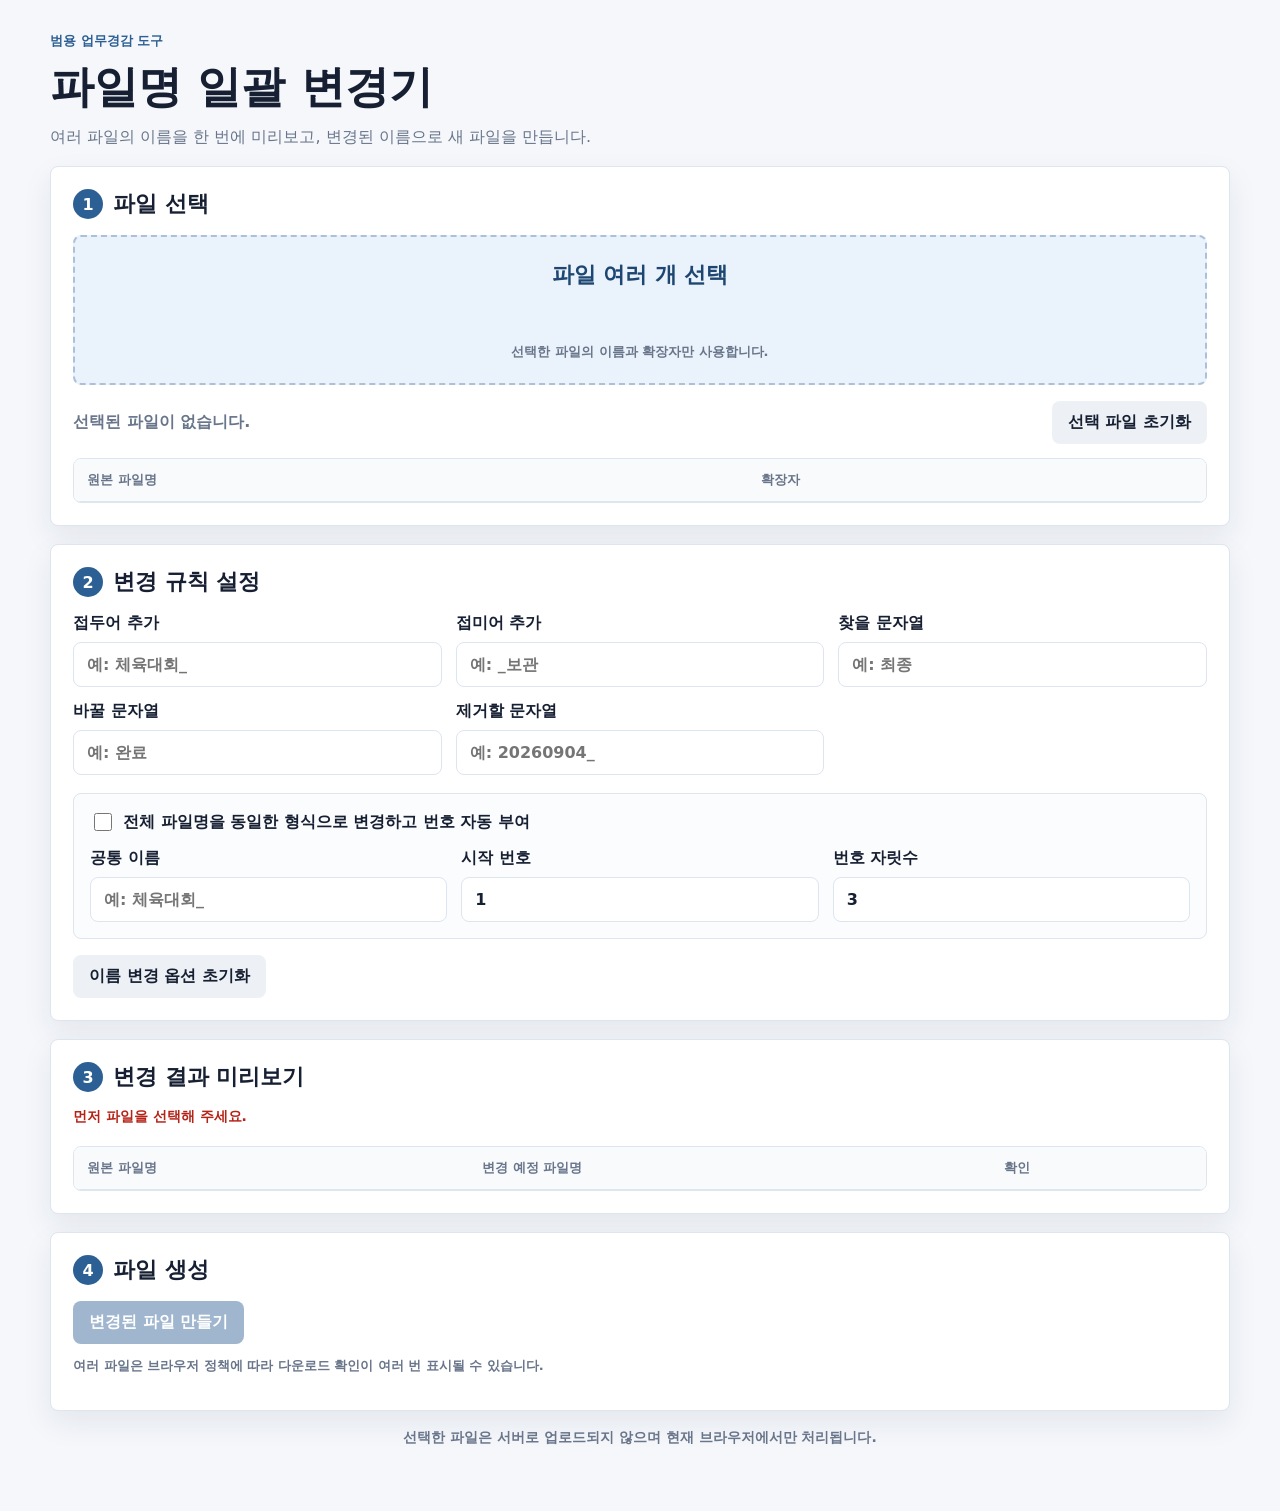
<file: modules/file-rename/index.html>
<!DOCTYPE html>
<html lang="ko">
<head>
  <meta charset="UTF-8" />
  <meta name="viewport" content="width=device-width, initial-scale=1.0" />
  <title>파일명 일괄 변경기</title>
  <link rel="stylesheet" href="file-rename.css" />
</head>
<body>
  <main class="app">
    <header class="hero">
      <p class="eyebrow">범용 업무경감 도구</p>
      <h1>파일명 일괄 변경기</h1>
      <p class="sub">여러 파일의 이름을 한 번에 미리보고, 변경된 이름으로 새 파일을 만듭니다.</p>
    </header>

    <section class="panel step-panel">
      <div class="step-title">
        <span class="step-number">1</span>
        <h2>파일 선택</h2>
      </div>

      <label class="file-drop">
        <input id="fileInput" type="file" multiple />
        <span>파일 여러 개 선택</span>
        <small>선택한 파일의 이름과 확장자만 사용합니다.</small>
      </label>

      <div class="toolbar">
        <p id="fileSummary" class="summary-text">선택된 파일이 없습니다.</p>
        <button id="clearFilesBtn" class="ghost" type="button">선택 파일 초기화</button>
      </div>

      <div class="table-wrap compact-table">
        <table>
          <thead>
            <tr>
              <th>원본 파일명</th>
              <th>확장자</th>
            </tr>
          </thead>
          <tbody id="fileListBody"></tbody>
        </table>
      </div>
    </section>

    <section class="panel step-panel">
      <div class="step-title">
        <span class="step-number">2</span>
        <h2>변경 규칙 설정</h2>
      </div>

      <div class="rule-grid">
        <label>
          접두어 추가
          <input id="prefixInput" type="text" placeholder="예: 체육대회_" />
        </label>

        <label>
          접미어 추가
          <input id="suffixInput" type="text" placeholder="예: _보관" />
        </label>

        <label>
          찾을 문자열
          <input id="findInput" type="text" placeholder="예: 최종" />
        </label>

        <label>
          바꿀 문자열
          <input id="replaceInput" type="text" placeholder="예: 완료" />
        </label>

        <label>
          제거할 문자열
          <input id="removeInput" type="text" placeholder="예: 20260904_" />
        </label>
      </div>

      <div class="numbering-box">
        <label class="checkbox-row">
          <input id="numberingEnabled" type="checkbox" />
          <span>전체 파일명을 동일한 형식으로 변경하고 번호 자동 부여</span>
        </label>

        <div class="rule-grid numbering-grid">
          <label>
            공통 이름
            <input id="numberingBaseInput" type="text" placeholder="예: 체육대회_" />
          </label>

          <label>
            시작 번호
            <input id="startNumberInput" type="number" min="0" value="1" />
          </label>

          <label>
            번호 자릿수
            <input id="numberDigitsInput" type="number" min="1" max="8" value="3" />
          </label>
        </div>
      </div>

      <div class="toolbar">
        <button id="resetOptionsBtn" class="ghost" type="button">이름 변경 옵션 초기화</button>
      </div>
    </section>

    <section class="panel step-panel">
      <div class="step-title">
        <span class="step-number">3</span>
        <h2>변경 결과 미리보기</h2>
      </div>

      <p id="validationMessage" class="message" aria-live="polite"></p>

      <div class="table-wrap preview-table">
        <table>
          <thead>
            <tr>
              <th>원본 파일명</th>
              <th>변경 예정 파일명</th>
              <th>확인</th>
            </tr>
          </thead>
          <tbody id="previewBody"></tbody>
        </table>
      </div>
    </section>

    <section class="panel step-panel">
      <div class="step-title">
        <span class="step-number">4</span>
        <h2>파일 생성</h2>
      </div>

      <div class="actions">
        <button id="createFilesBtn" class="primary" type="button" disabled>변경된 파일 만들기</button>
      </div>
      <p class="hint">여러 파일은 브라우저 정책에 따라 다운로드 확인이 여러 번 표시될 수 있습니다.</p>
    </section>

    <footer class="privacy-note">
      선택한 파일은 서버로 업로드되지 않으며 현재 브라우저에서만 처리됩니다.
    </footer>
  </main>

  <script src="file-rename-core.js"></script>
  <script src="file-rename-ui.js"></script>
</body>
</html>
</file>
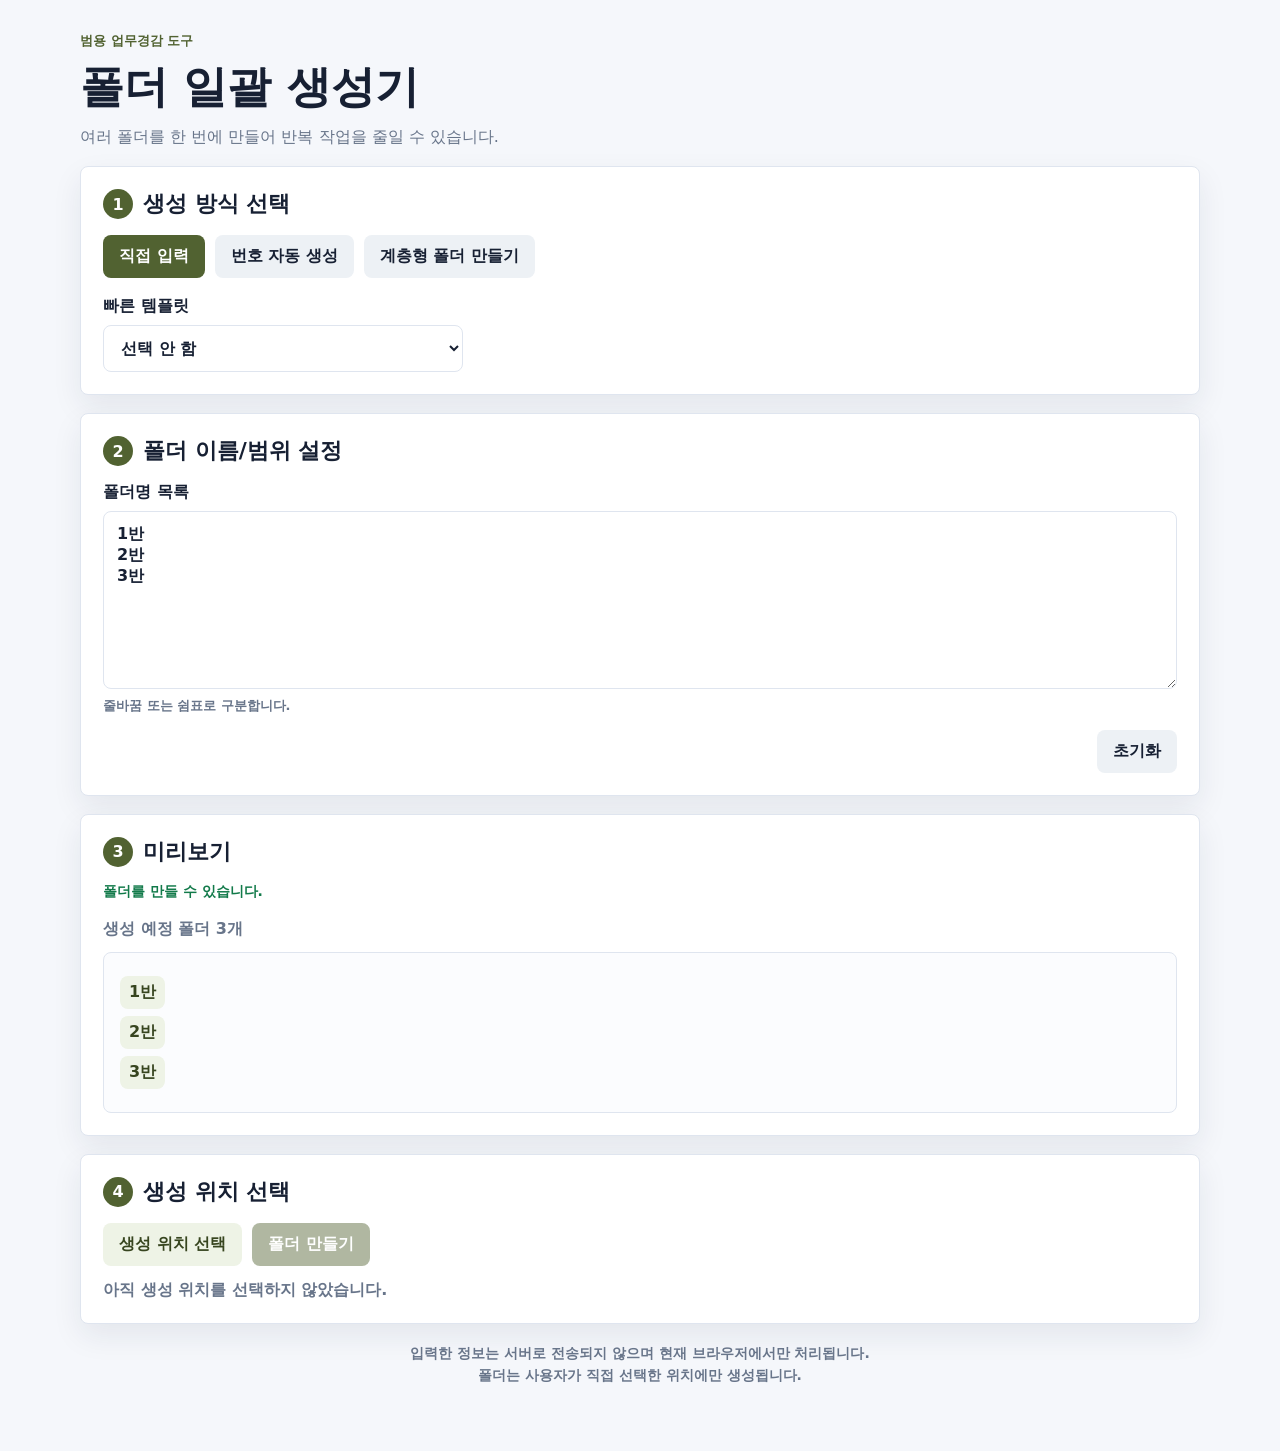
<file: modules/folder-generator/index.html>
<!DOCTYPE html>
<html lang="ko">
<head>
  <meta charset="UTF-8" />
  <meta name="viewport" content="width=device-width, initial-scale=1.0" />
  <title>폴더 일괄 생성기</title>
  <link rel="stylesheet" href="folder-generator.css" />
</head>
<body>
  <main class="app">
    <header class="hero">
      <p class="eyebrow">범용 업무경감 도구</p>
      <h1>폴더 일괄 생성기</h1>
      <p class="sub">여러 폴더를 한 번에 만들어 반복 작업을 줄일 수 있습니다.</p>
    </header>

    <section class="panel">
      <div class="step-title">
        <span class="step-number">1</span>
        <h2>생성 방식 선택</h2>
      </div>

      <div class="mode-tabs" role="tablist" aria-label="폴더 생성 방식">
        <button id="simpleModeBtn" class="mode-tab active" type="button" data-mode="simple">직접 입력</button>
        <button id="numberModeBtn" class="mode-tab" type="button" data-mode="number">번호 자동 생성</button>
        <button id="treeModeBtn" class="mode-tab" type="button" data-mode="tree">계층형 폴더 만들기</button>
      </div>

      <label class="template-select">
        빠른 템플릿
        <select id="templateSelect">
          <option value="">선택 안 함</option>
          <option value="classes">학급 폴더</option>
          <option value="grades">학년 폴더</option>
          <option value="months">월별 폴더</option>
          <option value="lessons">차시 폴더</option>
          <option value="homeroom">학급 업무 기본 구조</option>
        </select>
      </label>
    </section>

    <section class="panel">
      <div class="step-title">
        <span class="step-number">2</span>
        <h2>폴더 이름/범위 설정</h2>
      </div>

      <div id="simplePanel" class="mode-panel">
        <label>
          폴더명 목록
          <textarea id="simpleInput" rows="8" placeholder="예:
1반
2반
3반

또는
1반, 2반, 3반"></textarea>
          <span class="hint">줄바꿈 또는 쉼표로 구분합니다.</span>
        </label>
      </div>

      <div id="numberPanel" class="mode-panel hidden">
        <div class="grid four">
          <label>
            접두어
            <input id="numberPrefix" type="text" placeholder="예: 2026_" />
          </label>
          <label>
            기본 이름
            <input id="numberBase" type="text" value="반" />
          </label>
          <label>
            접미어
            <input id="numberSuffix" type="text" />
          </label>
          <label>
            번호 자릿수
            <input id="numberDigits" type="number" min="1" max="8" value="1" />
          </label>
        </div>

        <div class="grid three">
          <label>
            시작 번호
            <input id="startNumber" type="number" value="1" />
          </label>
          <label>
            끝 번호
            <input id="endNumber" type="number" value="12" />
          </label>
          <fieldset>
            <legend>번호 위치</legend>
            <label class="radio-row">
              <input type="radio" name="numberPosition" value="before" checked />
              앞
            </label>
            <label class="radio-row">
              <input type="radio" name="numberPosition" value="after" />
              뒤
            </label>
          </fieldset>
        </div>
      </div>

      <div id="treePanel" class="mode-panel hidden">
        <label>
          계층형 폴더 경로
          <textarea id="treeInput" rows="9" placeholder="예:
2026학년도/1학년/1반
2026학년도/1학년/2반
2026학년도/2학년/1반"></textarea>
          <span class="hint">경로 형식을 사용합니다. `/`는 하위 폴더 구분자로 처리합니다.</span>
        </label>
      </div>

      <div class="toolbar">
        <button id="resetBtn" class="ghost" type="button">초기화</button>
      </div>
    </section>

    <section class="panel">
      <div class="step-title">
        <span class="step-number">3</span>
        <h2>미리보기</h2>
      </div>

      <p id="validationMessage" class="message" aria-live="polite"></p>
      <div id="previewSummary" class="preview-summary"></div>
      <div id="previewTree" class="preview-tree" aria-label="생성 예정 폴더"></div>
    </section>

    <section class="panel">
      <div class="step-title">
        <span class="step-number">4</span>
        <h2>생성 위치 선택</h2>
      </div>

      <div class="actions">
        <button id="pickDirectoryBtn" class="secondary" type="button">생성 위치 선택</button>
        <button id="createFoldersBtn" class="primary" type="button" disabled>폴더 만들기</button>
      </div>

      <p id="directoryMessage" class="directory-message">아직 생성 위치를 선택하지 않았습니다.</p>
      <div id="resultBox" class="result-box hidden"></div>
    </section>

    <footer class="privacy-note">
      입력한 정보는 서버로 전송되지 않으며 현재 브라우저에서만 처리됩니다.<br />
      폴더는 사용자가 직접 선택한 위치에만 생성됩니다.
    </footer>
  </main>

  <script src="folder-generator-core.js"></script>
  <script src="folder-generator-ui.js"></script>
</body>
</html>
</file>
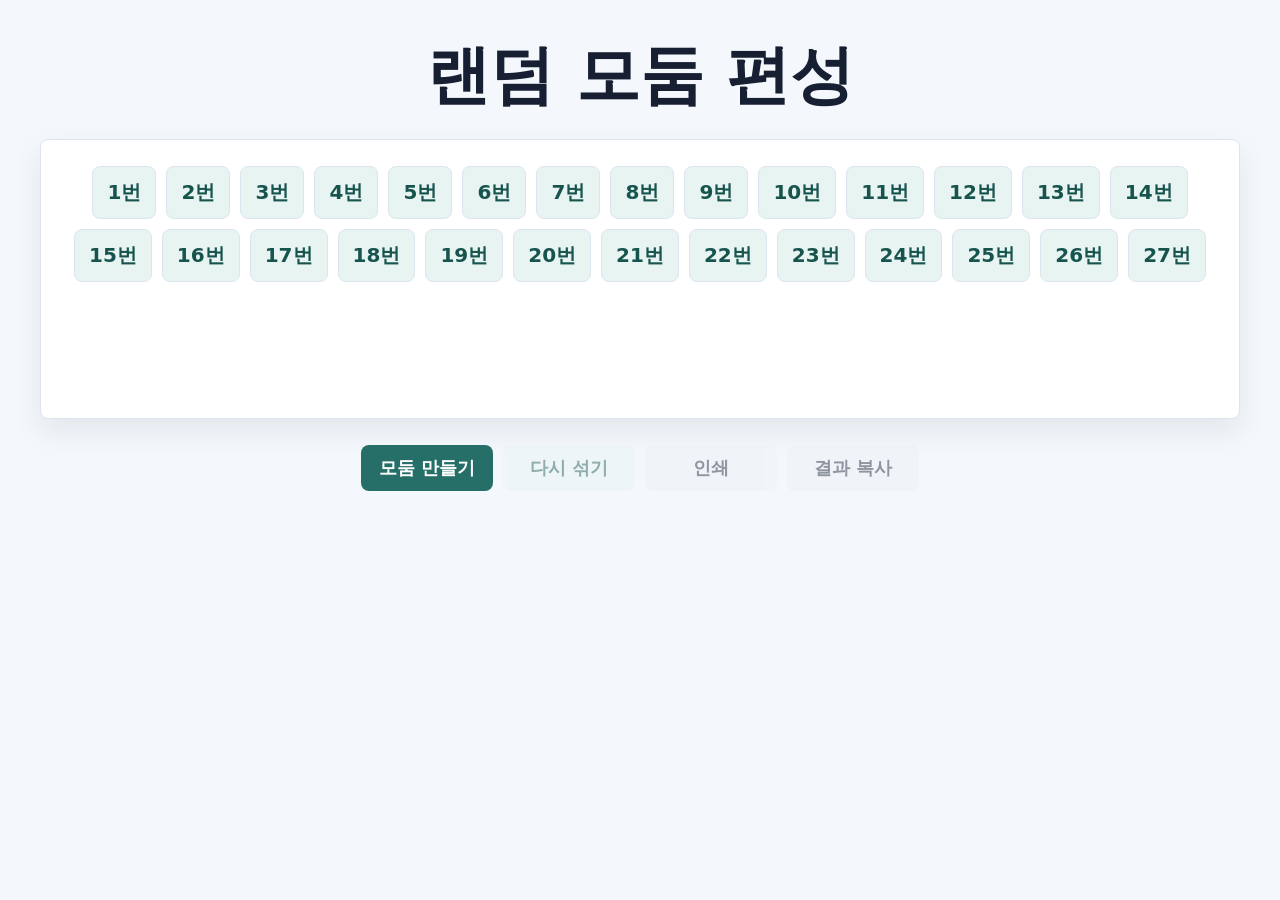
<file: modules/grouping/index.html>
<!DOCTYPE html>
<html lang="ko">
<head>
  <meta charset="UTF-8" />
  <meta name="viewport" content="width=device-width, initial-scale=1.0" />
  <title>랜덤 모둠 편성</title>
  <link rel="stylesheet" href="grouping.css" />
</head>
<body>
  <main class="app student-app">
    <header class="student-header">
      <h1>랜덤 모둠 편성</h1>
    </header>

    <section class="student-stage" aria-label="모둠 편성">
      <div id="waitingDeck" class="waiting-deck" aria-label="학생 번호 목록"></div>
      <div id="groupGrid" class="group-grid" aria-label="모둠 결과"></div>

      <div class="student-actions">
        <button id="makeGroupsBtn" class="primary">모둠 만들기</button>
        <button id="reshuffleBtn" class="secondary" disabled>다시 섞기</button>
        <button id="printBtn" class="ghost" disabled>인쇄</button>
        <button id="copyBtn" class="ghost" disabled>결과 복사</button>
      </div>

      <p id="message" class="message student-message" aria-live="polite"></p>
    </section>
  </main>

  <script src="grouping-core.js"></script>
  <script src="grouping-student.js"></script>
</body>
</html>
</file>
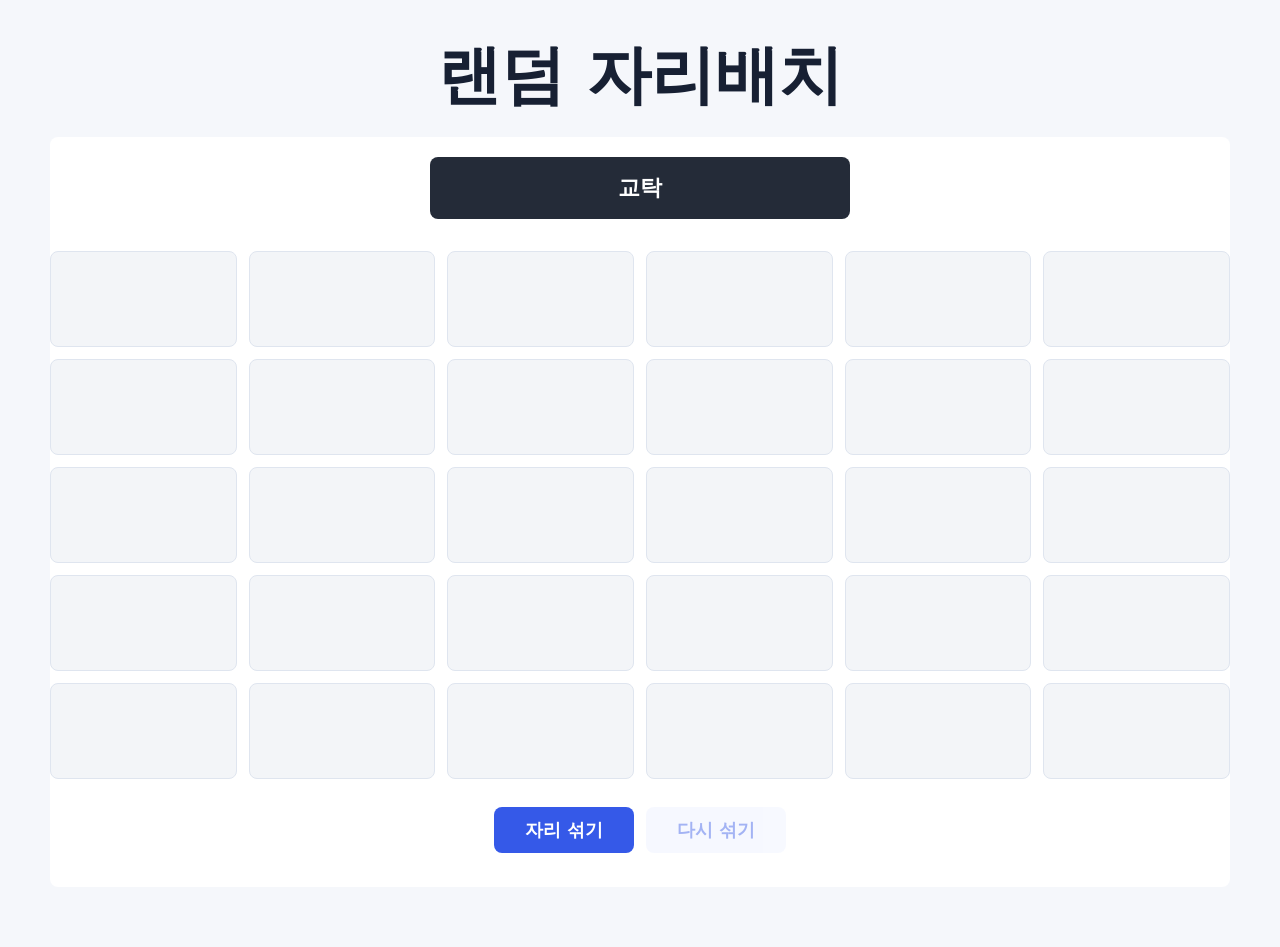
<file: modules/seating/index.html>
<!DOCTYPE html>
<html lang="ko">
<head>
  <meta charset="UTF-8" />
  <meta name="viewport" content="width=device-width, initial-scale=1.0" />
  <title>랜덤 자리배치</title>
  <link rel="stylesheet" href="seating.css" />
</head>
<body>
  <main class="app student-app">
    <header class="student-header">
      <h1>랜덤 자리배치</h1>
    </header>

    <section class="panel result-panel student-result">
      <div class="board">교탁</div>
      <div id="seatGrid" class="seat-grid student-seat-grid" aria-label="자리표"></div>

      <div class="student-actions">
        <button id="shuffleBtn" class="primary">자리 섞기</button>
        <button id="reshuffleBtn" class="secondary" disabled>다시 섞기</button>
      </div>

      <p id="message" class="message student-message" aria-live="polite"></p>
    </section>
  </main>

  <script src="seating-core.js"></script>
  <script src="seating-student.js"></script>
</body>
</html>
</file>
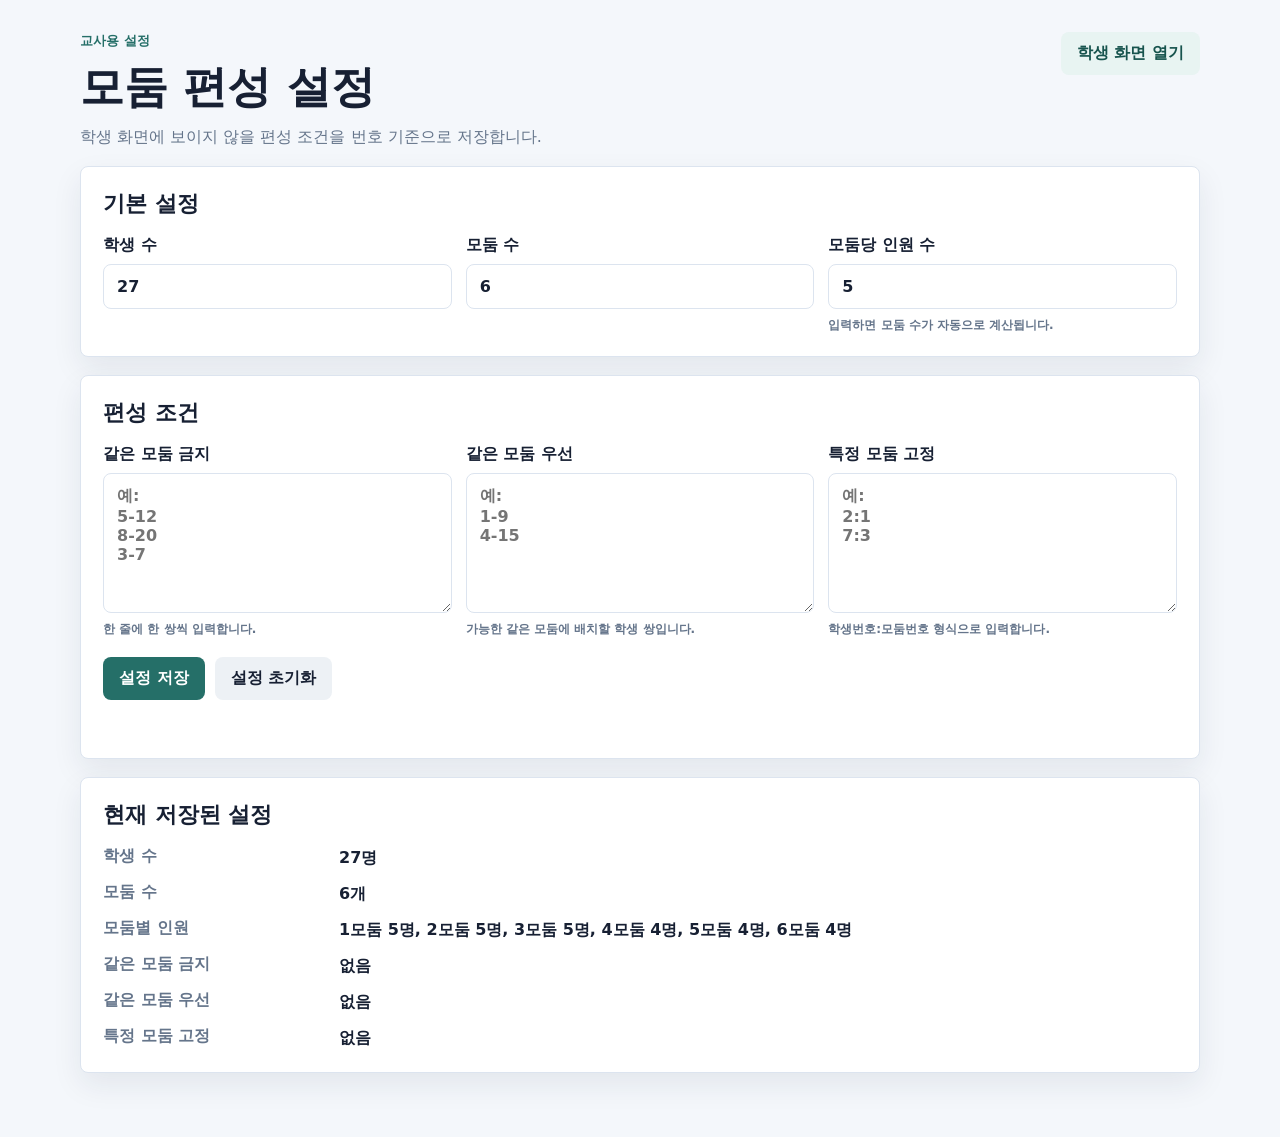
<file: modules/grouping/teacher.html>
<!DOCTYPE html>
<html lang="ko">
<head>
  <meta charset="UTF-8" />
  <meta name="viewport" content="width=device-width, initial-scale=1.0" />
  <title>모둠 편성 교사용 설정</title>
  <link rel="stylesheet" href="grouping.css" />
</head>
<body>
  <main class="app teacher-app">
    <section class="hero">
      <div>
        <p class="eyebrow">교사용 설정</p>
        <h1>모둠 편성 설정</h1>
        <p class="sub">학생 화면에 보이지 않을 편성 조건을 번호 기준으로 저장합니다.</p>
      </div>
      <a class="secondary link-button" href="index.html">학생 화면 열기</a>
    </section>

    <section class="panel controls">
      <h2>기본 설정</h2>
      <div class="grid three">
        <label>
          학생 수
          <input id="studentCount" type="number" min="1" max="60" value="27" />
        </label>

        <label>
          모둠 수
          <input id="groupCount" type="number" min="1" max="60" value="6" />
        </label>

        <label>
          모둠당 인원 수
          <input id="groupSize" type="number" min="1" max="60" value="5" />
          <span class="hint">입력하면 모둠 수가 자동으로 계산됩니다.</span>
        </label>
      </div>
    </section>

    <section class="panel controls">
      <h2>편성 조건</h2>
      <div class="condition-grid">
        <label>
          같은 모둠 금지
          <textarea id="separatePairs" rows="6" placeholder="예:
5-12
8-20
3-7"></textarea>
          <span class="hint">한 줄에 한 쌍씩 입력합니다.</span>
        </label>

        <label>
          같은 모둠 우선
          <textarea id="togetherPairs" rows="6" placeholder="예:
1-9
4-15"></textarea>
          <span class="hint">가능한 같은 모둠에 배치할 학생 쌍입니다.</span>
        </label>

        <label>
          특정 모둠 고정
          <textarea id="fixedAssignments" rows="6" placeholder="예:
2:1
7:3"></textarea>
          <span class="hint">학생번호:모둠번호 형식으로 입력합니다.</span>
        </label>
      </div>

      <div class="actions">
        <button id="saveBtn" class="primary">설정 저장</button>
        <button id="resetBtn" class="ghost">설정 초기화</button>
      </div>

      <p id="message" class="message" aria-live="polite"></p>
    </section>

    <section class="panel summary-panel">
      <h2>현재 저장된 설정</h2>
      <dl id="summaryList" class="summary-list"></dl>
    </section>
  </main>

  <script src="grouping-core.js"></script>
  <script src="grouping-teacher.js"></script>
</body>
</html>
</file>
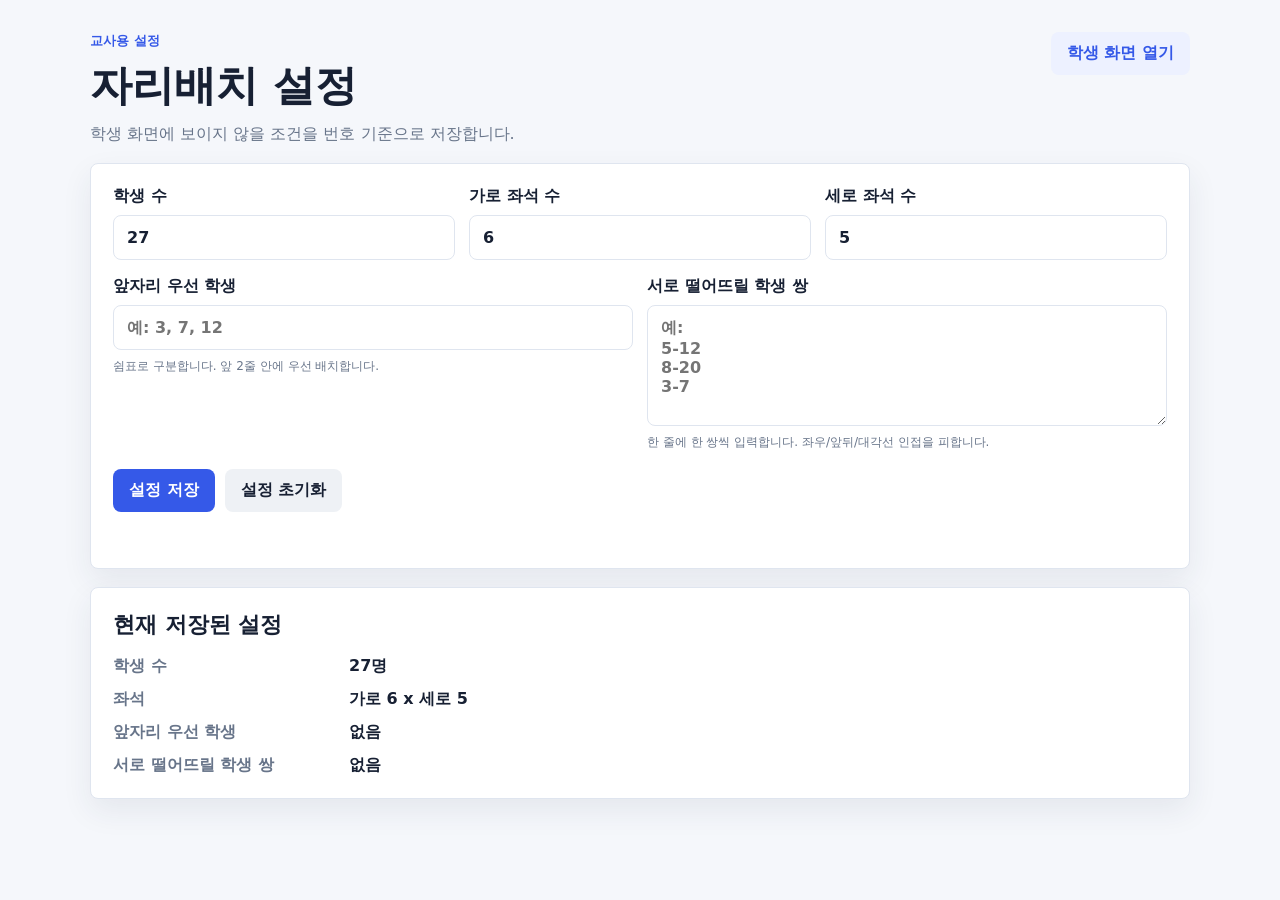
<file: modules/seating/teacher.html>
<!DOCTYPE html>
<html lang="ko">
<head>
  <meta charset="UTF-8" />
  <meta name="viewport" content="width=device-width, initial-scale=1.0" />
  <title>자리배치 교사용 설정</title>
  <link rel="stylesheet" href="seating.css" />
</head>
<body>
  <main class="app teacher-app">
    <section class="hero">
      <div>
        <p class="eyebrow">교사용 설정</p>
        <h1>자리배치 설정</h1>
        <p class="sub">학생 화면에 보이지 않을 조건을 번호 기준으로 저장합니다.</p>
      </div>
      <a class="secondary link-button" href="index.html">학생 화면 열기</a>
    </section>

    <section class="panel controls">
      <div class="grid">
        <label>
          학생 수
          <input id="studentCount" type="number" min="1" max="60" value="27" />
        </label>

        <label>
          가로 좌석 수
          <input id="cols" type="number" min="1" max="12" value="6" />
        </label>

        <label>
          세로 좌석 수
          <input id="rows" type="number" min="1" max="12" value="5" />
        </label>
      </div>

      <div class="advanced teacher-conditions">
        <label>
          앞자리 우선 학생
          <input id="frontPriority" type="text" placeholder="예: 3, 7, 12" />
          <span class="hint">쉼표로 구분합니다. 앞 2줄 안에 우선 배치합니다.</span>
        </label>

        <label>
          서로 떨어뜨릴 학생 쌍
          <textarea id="separatePairs" rows="5" placeholder="예:
5-12
8-20
3-7"></textarea>
          <span class="hint">한 줄에 한 쌍씩 입력합니다. 좌우/앞뒤/대각선 인접을 피합니다.</span>
        </label>
      </div>

      <div class="actions">
        <button id="saveBtn" class="primary">설정 저장</button>
        <button id="resetBtn" class="ghost">설정 초기화</button>
      </div>

      <p id="message" class="message" aria-live="polite"></p>
    </section>

    <section class="panel summary-panel">
      <h2>현재 저장된 설정</h2>
      <dl id="summaryList" class="summary-list"></dl>
    </section>
  </main>

  <script src="seating-core.js"></script>
  <script src="seating-teacher.js"></script>
</body>
</html>
</file>
<file: modules/file-rename/file-rename.css>
:root {
  --bg: #f5f7fb;
  --panel: #ffffff;
  --line: #dde5ef;
  --text: #172033;
  --muted: #68758a;
  --accent: #2c5f93;
  --accent-strong: #1d4670;
  --accent-soft: #eaf2fb;
  --success: #127a4a;
  --danger: #b42318;
  --danger-soft: #fff1f0;
  --shadow: 0 12px 30px rgba(28, 44, 63, 0.08);
  font-family: Inter, Pretendard, "Noto Sans KR", system-ui, sans-serif;
}

* {
  box-sizing: border-box;
}

body {
  margin: 0;
  background: var(--bg);
  color: var(--text);
}

button,
input {
  font: inherit;
}

button {
  display: inline-flex;
  align-items: center;
  justify-content: center;
  border: 0;
  border-radius: 8px;
  padding: 11px 16px;
  font-weight: 800;
  cursor: pointer;
}

button:disabled {
  cursor: not-allowed;
  opacity: 0.45;
}

.app {
  width: min(1180px, calc(100% - 32px));
  margin: 32px auto 64px;
}

.hero {
  margin-bottom: 18px;
}

.eyebrow {
  margin: 0 0 8px;
  color: var(--accent);
  font-size: 13px;
  font-weight: 900;
}

h1,
h2 {
  margin: 0;
}

h1 {
  font-size: clamp(30px, 4vw, 44px);
}

h2 {
  font-size: 22px;
}

.sub {
  margin: 10px 0 0;
  color: var(--muted);
}

.panel {
  margin-bottom: 18px;
  padding: 22px;
  border: 1px solid var(--line);
  border-radius: 8px;
  background: var(--panel);
  box-shadow: var(--shadow);
}

.step-title {
  display: flex;
  align-items: center;
  gap: 10px;
  margin-bottom: 16px;
}

.step-number {
  display: inline-flex;
  align-items: center;
  justify-content: center;
  width: 30px;
  height: 30px;
  border-radius: 50%;
  background: var(--accent);
  color: #fff;
  font-weight: 900;
}

.file-drop {
  display: grid;
  place-items: center;
  gap: 8px;
  min-height: 150px;
  border: 2px dashed #aac1d8;
  border-radius: 8px;
  background: var(--accent-soft);
  color: var(--accent-strong);
  text-align: center;
  font-weight: 900;
  cursor: pointer;
}

.file-drop input {
  position: absolute;
  width: 1px;
  height: 1px;
  opacity: 0;
  pointer-events: none;
}

.file-drop span {
  font-size: 22px;
}

.file-drop small,
.hint {
  color: var(--muted);
  font-size: 13px;
  font-weight: 700;
}

.toolbar,
.actions {
  display: flex;
  align-items: center;
  justify-content: space-between;
  gap: 12px;
  flex-wrap: wrap;
  margin-top: 16px;
}

.summary-text {
  margin: 0;
  color: var(--muted);
  font-weight: 800;
}

.primary {
  background: var(--accent);
  color: #fff;
}

.primary:hover:not(:disabled) {
  background: var(--accent-strong);
}

.ghost {
  background: #edf1f5;
  color: var(--text);
}

.rule-grid {
  display: grid;
  grid-template-columns: repeat(3, minmax(0, 1fr));
  gap: 14px;
}

label {
  display: flex;
  flex-direction: column;
  gap: 8px;
  font-weight: 800;
}

input[type="text"],
input[type="number"] {
  width: 100%;
  border: 1px solid var(--line);
  border-radius: 8px;
  padding: 12px 13px;
  outline: none;
  background: #fff;
  color: var(--text);
}

input:focus {
  border-color: var(--accent);
  box-shadow: 0 0 0 3px var(--accent-soft);
}

.numbering-box {
  margin-top: 18px;
  padding: 16px;
  border: 1px solid var(--line);
  border-radius: 8px;
  background: #fbfcfe;
}

.checkbox-row {
  flex-direction: row;
  align-items: center;
  margin-bottom: 14px;
}

.checkbox-row input {
  width: 18px;
  height: 18px;
}

.table-wrap {
  overflow: auto;
  max-height: 360px;
  margin-top: 14px;
  border: 1px solid var(--line);
  border-radius: 8px;
}

.compact-table {
  max-height: 220px;
}

table {
  width: 100%;
  border-collapse: collapse;
  min-width: 680px;
}

th,
td {
  padding: 12px 13px;
  border-bottom: 1px solid var(--line);
  text-align: left;
  vertical-align: top;
}

th {
  position: sticky;
  top: 0;
  z-index: 1;
  background: #f8fafc;
  color: var(--muted);
  font-size: 13px;
  font-weight: 900;
}

td {
  font-weight: 700;
}

tr:last-child td {
  border-bottom: 0;
}

.error-row {
  background: var(--danger-soft);
}

.message {
  min-height: 24px;
  margin: 0 0 12px;
  font-size: 14px;
  font-weight: 900;
}

.message.ok {
  color: var(--success);
}

.message.error {
  color: var(--danger);
}

.privacy-note {
  color: var(--muted);
  font-size: 14px;
  font-weight: 800;
  text-align: center;
}

@media (max-width: 860px) {
  .rule-grid {
    grid-template-columns: 1fr;
  }

  .panel {
    padding: 16px;
  }

  .toolbar,
  .actions {
    align-items: stretch;
    flex-direction: column;
  }

  .toolbar button,
  .actions button {
    width: 100%;
  }
}

@media (max-width: 600px) {
  .app {
    width: min(100% - 20px, 1180px);
    margin-top: 20px;
  }

  .file-drop {
    min-height: 120px;
  }

  .file-drop span {
    font-size: 18px;
  }
}
</file>
<file: modules/folder-generator/folder-generator.css>
:root {
  --bg: #f5f7fb;
  --panel: #ffffff;
  --line: #dfe5ef;
  --text: #172033;
  --muted: #68758a;
  --accent: #516231;
  --accent-strong: #37451f;
  --accent-soft: #eef3e6;
  --success: #127a4a;
  --danger: #b42318;
  --danger-soft: #fff1f0;
  --shadow: 0 12px 30px rgba(28, 44, 63, 0.08);
  font-family: Inter, Pretendard, "Noto Sans KR", system-ui, sans-serif;
}

* {
  box-sizing: border-box;
}

body {
  margin: 0;
  background: var(--bg);
  color: var(--text);
}

button,
input,
select,
textarea {
  font: inherit;
}

button {
  display: inline-flex;
  align-items: center;
  justify-content: center;
  border: 0;
  border-radius: 8px;
  padding: 11px 16px;
  font-weight: 800;
  cursor: pointer;
}

button:disabled {
  cursor: not-allowed;
  opacity: 0.45;
}

.app {
  width: min(1120px, calc(100% - 32px));
  margin: 32px auto 64px;
}

.hero {
  margin-bottom: 18px;
}

.eyebrow {
  margin: 0 0 8px;
  color: var(--accent);
  font-size: 13px;
  font-weight: 900;
}

h1,
h2 {
  margin: 0;
}

h1 {
  font-size: clamp(30px, 4vw, 44px);
}

h2 {
  font-size: 22px;
}

.sub {
  margin: 10px 0 0;
  color: var(--muted);
}

.panel {
  margin-bottom: 18px;
  padding: 22px;
  border: 1px solid var(--line);
  border-radius: 8px;
  background: var(--panel);
  box-shadow: var(--shadow);
}

.step-title {
  display: flex;
  align-items: center;
  gap: 10px;
  margin-bottom: 16px;
}

.step-number {
  display: inline-flex;
  align-items: center;
  justify-content: center;
  width: 30px;
  height: 30px;
  border-radius: 50%;
  background: var(--accent);
  color: #fff;
  font-weight: 900;
}

.mode-tabs,
.actions,
.toolbar {
  display: flex;
  gap: 10px;
  flex-wrap: wrap;
}

.mode-tab {
  background: #edf1f5;
  color: var(--text);
}

.mode-tab.active {
  background: var(--accent);
  color: #fff;
}

.template-select {
  display: flex;
  flex-direction: column;
  gap: 8px;
  max-width: 360px;
  margin-top: 18px;
  font-weight: 800;
}

.grid {
  display: grid;
  gap: 14px;
  margin-bottom: 16px;
}

.grid.three {
  grid-template-columns: repeat(3, minmax(0, 1fr));
}

.grid.four {
  grid-template-columns: repeat(4, minmax(0, 1fr));
}

label,
fieldset {
  display: flex;
  flex-direction: column;
  gap: 8px;
  border: 0;
  margin: 0;
  padding: 0;
  font-weight: 800;
}

legend {
  margin-bottom: 8px;
  font-weight: 800;
}

.radio-row {
  flex-direction: row;
  align-items: center;
  font-weight: 700;
}

input,
select,
textarea {
  width: 100%;
  border: 1px solid var(--line);
  border-radius: 8px;
  padding: 12px 13px;
  outline: none;
  background: #fff;
  color: var(--text);
}

textarea {
  resize: vertical;
}

input[type="radio"] {
  width: 18px;
  height: 18px;
}

input:focus,
select:focus,
textarea:focus {
  border-color: var(--accent);
  box-shadow: 0 0 0 3px var(--accent-soft);
}

.hint {
  color: var(--muted);
  font-size: 13px;
  font-weight: 700;
  line-height: 1.45;
}

.toolbar {
  justify-content: flex-end;
  margin-top: 14px;
}

.primary {
  background: var(--accent);
  color: #fff;
}

.primary:hover:not(:disabled) {
  background: var(--accent-strong);
}

.secondary {
  background: var(--accent-soft);
  color: var(--accent-strong);
}

.ghost {
  background: #edf1f5;
  color: var(--text);
}

.message {
  min-height: 24px;
  margin: 0 0 12px;
  font-size: 14px;
  font-weight: 900;
}

.message.ok {
  color: var(--success);
}

.message.error {
  color: var(--danger);
}

.preview-summary {
  margin-bottom: 12px;
  color: var(--muted);
  font-weight: 900;
}

.preview-tree {
  max-height: 380px;
  overflow: auto;
  border: 1px solid var(--line);
  border-radius: 8px;
  background: #fbfcfe;
  padding: 16px;
}

.preview-tree ul {
  margin: 0;
  padding-left: 22px;
  list-style: none;
}

.preview-tree > ul {
  padding-left: 0;
}

.preview-tree li {
  position: relative;
  margin: 7px 0;
  font-weight: 800;
}

.preview-tree li::before {
  content: "";
  position: absolute;
  left: -14px;
  top: 12px;
  width: 8px;
  border-top: 1px solid #aeb8c6;
}

.preview-tree > ul > li::before {
  display: none;
}

.preview-tree span {
  display: inline-block;
  padding: 6px 9px;
  border-radius: 8px;
  background: var(--accent-soft);
  color: var(--accent-strong);
}

.directory-message {
  margin: 14px 0 0;
  color: var(--muted);
  font-weight: 800;
}

.result-box {
  margin-top: 16px;
  padding: 14px;
  border-radius: 8px;
  background: #f8fafc;
  border: 1px solid var(--line);
}

.result-summary {
  margin: 0 0 10px;
  font-weight: 900;
}

.result-box ul {
  margin: 0;
  padding-left: 20px;
}

.result-box li {
  margin: 5px 0;
  font-weight: 700;
}

.privacy-note {
  color: var(--muted);
  font-size: 14px;
  font-weight: 800;
  line-height: 1.6;
  text-align: center;
}

.hidden {
  display: none !important;
}

@media (max-width: 860px) {
  .grid.three,
  .grid.four {
    grid-template-columns: 1fr;
  }

  .panel {
    padding: 16px;
  }

  .mode-tabs button,
  .actions button,
  .toolbar button {
    width: 100%;
  }
}

@media (max-width: 600px) {
  .app {
    width: min(100% - 20px, 1120px);
    margin-top: 20px;
  }

  .preview-tree {
    max-height: 300px;
    padding: 12px;
  }
}
</file>
<file: modules/grouping/grouping.css>
:root {
  --bg: #f4f7fb;
  --panel: #ffffff;
  --line: #dce4ef;
  --text: #172033;
  --muted: #65758b;
  --accent: #256f68;
  --accent-strong: #17544e;
  --accent-soft: #e8f4f2;
  --warn-soft: #fff7e8;
  --danger: #b42318;
  --success: #127a4a;
  --shadow: 0 12px 30px rgba(28, 44, 63, 0.08);
  font-family: Inter, Pretendard, "Noto Sans KR", system-ui, sans-serif;
}

* {
  box-sizing: border-box;
}

body {
  margin: 0;
  background: var(--bg);
  color: var(--text);
}

button,
input,
textarea {
  font: inherit;
}

button,
.link-button {
  display: inline-flex;
  align-items: center;
  justify-content: center;
  border: 0;
  border-radius: 8px;
  padding: 11px 16px;
  font-weight: 800;
  text-decoration: none;
  cursor: pointer;
}

button:disabled {
  cursor: not-allowed;
  opacity: 0.45;
}

.app {
  width: min(1120px, calc(100% - 32px));
  margin: 32px auto 64px;
}

.student-app {
  width: min(1200px, calc(100% - 28px));
}

.hero {
  display: flex;
  justify-content: space-between;
  align-items: flex-start;
  gap: 20px;
  margin-bottom: 18px;
}

.eyebrow {
  margin: 0 0 8px;
  color: var(--accent);
  font-size: 13px;
  font-weight: 900;
}

h1,
h2 {
  margin: 0;
}

h1 {
  font-size: clamp(30px, 4vw, 44px);
}

h2 {
  margin-bottom: 16px;
  font-size: 22px;
}

.sub {
  margin: 10px 0 0;
  color: var(--muted);
}

.panel {
  margin-bottom: 18px;
  padding: 22px;
  border: 1px solid var(--line);
  border-radius: 8px;
  background: var(--panel);
  box-shadow: var(--shadow);
}

.grid {
  display: grid;
  gap: 14px;
}

.grid.three {
  grid-template-columns: repeat(3, minmax(0, 1fr));
}

.condition-grid {
  display: grid;
  grid-template-columns: repeat(3, minmax(0, 1fr));
  gap: 14px;
}

label {
  display: flex;
  flex-direction: column;
  gap: 8px;
  font-weight: 800;
}

input,
textarea {
  width: 100%;
  border: 1px solid var(--line);
  border-radius: 8px;
  padding: 12px 13px;
  outline: none;
  background: #fff;
  color: var(--text);
}

textarea {
  resize: vertical;
}

input:focus,
textarea:focus {
  border-color: var(--accent);
  box-shadow: 0 0 0 3px var(--accent-soft);
}

.hint {
  color: var(--muted);
  font-size: 12px;
  font-weight: 600;
  line-height: 1.45;
}

.actions,
.student-actions {
  display: flex;
  gap: 10px;
  flex-wrap: wrap;
  margin-top: 18px;
}

.primary {
  background: var(--accent);
  color: #fff;
}

.primary:hover:not(:disabled) {
  background: var(--accent-strong);
}

.secondary {
  background: var(--accent-soft);
  color: var(--accent-strong);
}

.ghost {
  background: #edf1f5;
  color: var(--text);
}

.message {
  min-height: 24px;
  margin: 12px 0 0;
  color: var(--success);
  font-size: 14px;
  font-weight: 800;
}

.message.error {
  color: var(--danger);
}

.summary-list {
  display: grid;
  grid-template-columns: minmax(140px, 220px) 1fr;
  gap: 12px 16px;
  margin: 0;
}

.summary-list dt {
  color: var(--muted);
  font-weight: 900;
}

.summary-list dd {
  margin: 0;
  font-weight: 700;
  line-height: 1.5;
}

.student-header {
  margin: 24px 0 20px;
  text-align: center;
}

.student-header h1 {
  font-size: clamp(36px, 6vw, 64px);
}

.student-stage {
  min-height: 70vh;
}

.waiting-deck {
  display: flex;
  justify-content: center;
  align-content: flex-start;
  gap: 10px;
  flex-wrap: wrap;
  min-height: 280px;
  padding: 26px;
  border: 1px solid var(--line);
  border-radius: 8px;
  background: var(--panel);
  box-shadow: var(--shadow);
}

.student-chip {
  min-width: 64px;
  padding: 12px 14px;
  border: 1px solid var(--line);
  border-radius: 8px;
  background: var(--accent-soft);
  color: var(--accent-strong);
  text-align: center;
  font-size: 20px;
  font-weight: 900;
}

.group-grid {
  display: grid;
  grid-template-columns: repeat(auto-fit, minmax(180px, 1fr));
  gap: 14px;
}

.group-card {
  min-height: 210px;
  padding: 18px;
  border: 1px solid var(--line);
  border-radius: 8px;
  background: var(--panel);
  box-shadow: var(--shadow);
}

.group-card h2 {
  margin: 0 0 12px;
  color: var(--accent-strong);
  font-size: 24px;
}

.group-card ul {
  display: grid;
  gap: 8px;
  margin: 0;
  padding: 0;
  list-style: none;
}

.group-card li {
  padding: 9px 10px;
  border-radius: 8px;
  background: #f6f8fb;
  text-align: center;
  font-size: 20px;
  font-weight: 900;
}

.group-card.shuffling {
  background: var(--warn-soft);
  transform: translateY(-2px);
}

.student-actions {
  justify-content: center;
  margin-top: 26px;
}

.student-actions button {
  min-width: 132px;
  font-size: 18px;
}

.student-message {
  text-align: center;
  font-size: 18px;
}

.hidden {
  display: none !important;
}

@media (max-width: 860px) {
  .grid.three,
  .condition-grid,
  .summary-list {
    grid-template-columns: 1fr;
  }

  .hero {
    flex-direction: column;
  }

  .panel {
    padding: 16px;
  }
}

@media (max-width: 600px) {
  .app,
  .student-app {
    width: min(100% - 20px, 1120px);
    margin-top: 20px;
  }

  .waiting-deck {
    padding: 14px;
  }

  .student-chip {
    min-width: 54px;
    padding: 10px;
    font-size: 16px;
  }

  .group-grid {
    grid-template-columns: 1fr;
  }

  .group-card {
    min-height: 0;
  }

  .student-actions button {
    width: 100%;
  }
}

@media print {
  body {
    background: white;
  }

  .student-header,
  .student-actions,
  .message,
  .hero,
  .controls {
    display: none !important;
  }

  .app {
    width: 100%;
    margin: 0;
  }

  .group-card {
    box-shadow: none;
    break-inside: avoid;
  }
}
</file>
<file: modules/seating/seating.css>
:root {
  --bg: #f5f7fb;
  --card: #ffffff;
  --line: #dfe5ef;
  --text: #172033;
  --muted: #68758a;
  --accent: #3559e8;
  --accent-soft: #edf1ff;
  --success: #127a4a;
  --danger: #b42318;
  --shadow: 0 12px 30px rgba(33, 47, 76, 0.08);
  font-family: Inter, Pretendard, "Noto Sans KR", system-ui, sans-serif;
}

* { box-sizing: border-box; }

body {
  margin: 0;
  background: var(--bg);
  color: var(--text);
}

button, input, textarea {
  font: inherit;
}

button, .link-button {
  cursor: pointer;
  border-radius: 8px;
  border: 0;
  padding: 11px 16px;
  font-weight: 700;
  text-decoration: none;
  display: inline-flex;
  align-items: center;
  justify-content: center;
}

button:disabled {
  cursor: not-allowed;
  opacity: .45;
}

.app {
  width: min(1100px, calc(100% - 32px));
  margin: 32px auto 60px;
}

.student-app {
  width: min(1180px, calc(100% - 28px));
}

.hero {
  display: flex;
  justify-content: space-between;
  align-items: flex-start;
  gap: 20px;
  margin-bottom: 18px;
}

.eyebrow {
  margin: 0 0 8px;
  font-size: 13px;
  font-weight: 800;
  color: var(--accent);
}

h1 {
  margin: 0;
  font-size: clamp(28px, 4vw, 42px);
}

h2 {
  margin: 0 0 16px;
  font-size: 22px;
}

.sub {
  margin: 10px 0 0;
  color: var(--muted);
}

.panel {
  background: var(--card);
  border: 1px solid var(--line);
  border-radius: 8px;
  box-shadow: var(--shadow);
  padding: 22px;
  margin-bottom: 18px;
}

.grid {
  display: grid;
  grid-template-columns: repeat(3, minmax(0, 1fr));
  gap: 14px;
}

label {
  display: flex;
  flex-direction: column;
  gap: 8px;
  font-weight: 700;
}

input, textarea {
  width: 100%;
  border: 1px solid var(--line);
  border-radius: 8px;
  padding: 12px 13px;
  background: #fff;
  color: var(--text);
  outline: none;
}

input:focus, textarea:focus {
  border-color: var(--accent);
  box-shadow: 0 0 0 3px var(--accent-soft);
}

details {
  margin-top: 18px;
  border-top: 1px solid var(--line);
  padding-top: 16px;
}

summary {
  cursor: pointer;
  font-weight: 800;
}

.advanced, .teacher-conditions {
  display: grid;
  grid-template-columns: 1fr 1fr;
  gap: 14px;
  margin-top: 16px;
}

.hint {
  color: var(--muted);
  font-size: 12px;
  font-weight: 500;
}

.actions, .result-actions {
  display: flex;
  gap: 10px;
  flex-wrap: wrap;
  margin-top: 18px;
}

.primary {
  background: var(--accent);
  color: white;
}

.secondary {
  background: var(--accent-soft);
  color: var(--accent);
}

.ghost {
  background: #eef1f5;
  color: var(--text);
}

.message {
  min-height: 22px;
  margin: 12px 0 0;
  color: var(--success);
  font-size: 14px;
  font-weight: 700;
}

.message.error {
  color: var(--danger);
  font-weight: 700;
}

.board {
  width: min(320px, 70%);
  margin: 0 auto 28px;
  padding: 12px;
  border-radius: 8px;
  background: #242b38;
  color: white;
  text-align: center;
  font-weight: 800;
}

.seat-grid {
  display: grid;
  gap: 10px;
  align-items: stretch;
}

.seat {
  min-height: 66px;
  border: 1px solid var(--line);
  border-radius: 8px;
  display: flex;
  align-items: center;
  justify-content: center;
  background: #fff;
  font-size: 18px;
  font-weight: 900;
  transition: transform .15s ease, background .15s ease;
}

.seat:hover {
  transform: translateY(-2px);
  background: #fafbff;
}

.seat.empty {
  background: #f3f5f8;
  color: #a8b0bf;
  font-weight: 600;
}

.hidden {
  display: none !important;
}

.student-header {
  display: flex;
  justify-content: center;
  margin: 24px 0 18px;
  text-align: center;
}

.student-header h1 {
  font-size: clamp(34px, 6vw, 64px);
}

.student-result {
  border: 0;
  box-shadow: none;
  padding: 20px 0 0;
}

.student-result .board {
  width: min(420px, 72%);
  margin-bottom: 32px;
  padding: 16px;
  font-size: 22px;
}

.student-seat-grid {
  gap: 12px;
}

.student-seat-grid .seat {
  min-height: clamp(58px, 9vw, 96px);
  font-size: clamp(18px, 3vw, 30px);
}

.student-actions {
  display: flex;
  justify-content: center;
  gap: 12px;
  flex-wrap: wrap;
  margin-top: 28px;
}

.student-actions button {
  min-width: 140px;
  font-size: 18px;
}

.student-message {
  text-align: center;
  font-size: 18px;
}

.seat.spinning {
  background: var(--accent-soft);
  color: var(--accent);
  transform: scale(.98);
}

.summary-list {
  display: grid;
  grid-template-columns: minmax(140px, 220px) 1fr;
  gap: 12px 16px;
  margin: 0;
}

.summary-list dt {
  color: var(--muted);
  font-weight: 800;
}

.summary-list dd {
  margin: 0;
  font-weight: 700;
}

body.student-mode {
  background: white;
}

body.student-mode .hero > div,
body.student-mode #studentModeBtn,
body.student-mode #controlPanel {
  display: none;
}

body.student-mode .app {
  width: min(1200px, calc(100% - 28px));
  margin-top: 24px;
}

body.student-mode .result-panel {
  border: 0;
  box-shadow: none;
  padding-top: 0;
}

body.student-mode .seat {
  min-height: 86px;
  font-size: 24px;
}

@media (max-width: 760px) {
  .grid, .advanced, .teacher-conditions, .summary-list {
    grid-template-columns: 1fr;
  }

  .hero {
    flex-direction: column;
  }

  .panel {
    padding: 16px;
  }

  .seat {
    min-height: 54px;
    font-size: 15px;
  }

  .student-actions button {
    width: 100%;
  }

  .student-seat-grid {
    gap: 8px;
  }
}

@media print {
  body {
    background: white;
  }

  .hero, .controls, .result-actions {
    display: none !important;
  }

  .app {
    width: 100%;
    margin: 0;
  }

  .panel {
    border: 0;
    box-shadow: none;
  }
}
</file>
